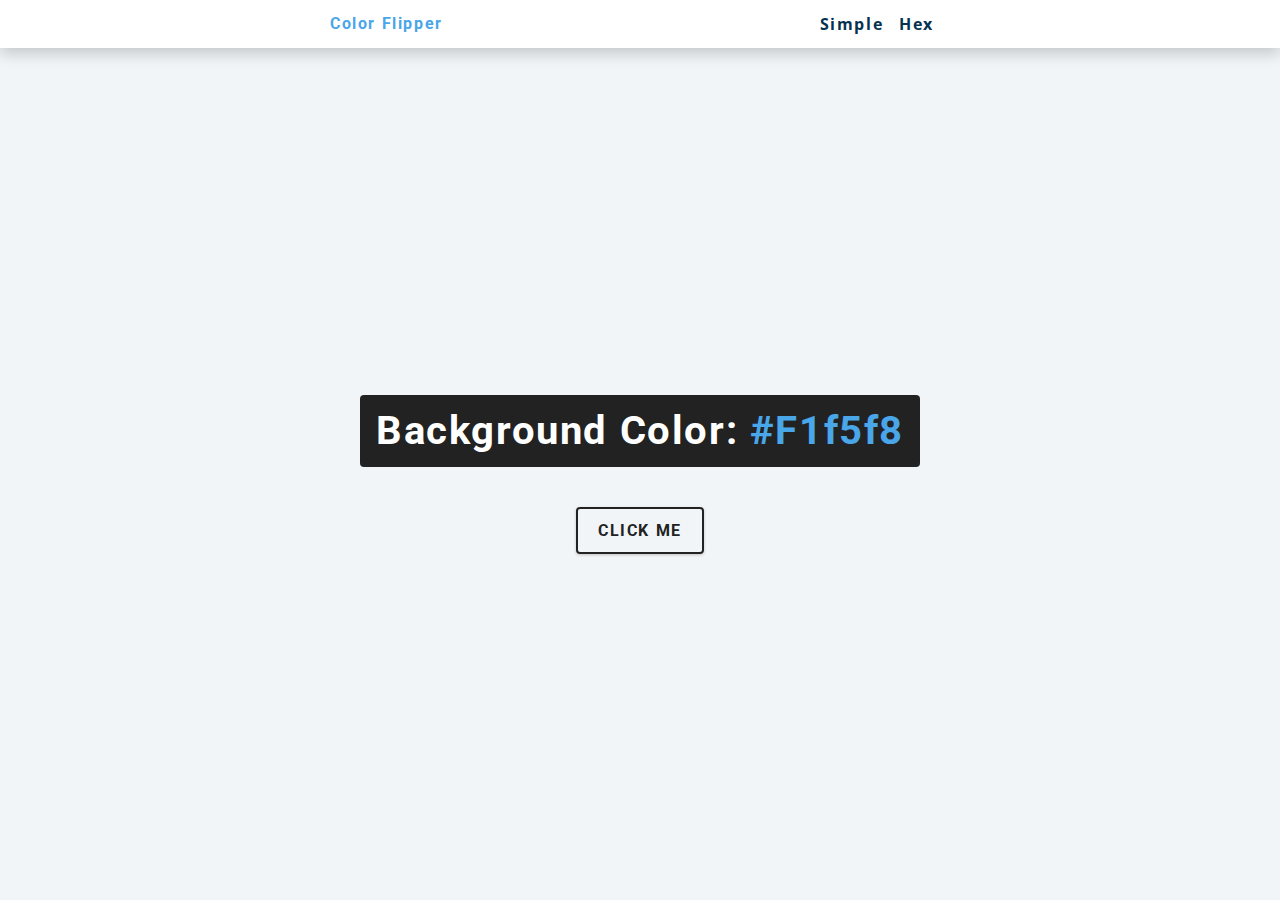
<file: Color flipper/index.html>
<!DOCTYPE html>
<html lang="en">
  <head>
    <meta charset="UTF-8" />
    <meta name="viewport" content="width=device-width, initial-scale=1.0" />
    <title>Color Flipper || Simple</title>

    <!-- styles -->
    <link rel="stylesheet" href="styles.css" />
  </head>
  <body>
    <nav>
      <div class="nav-center">
        <h4>Color Flipper</h4>
        <ul class="nav-links">
          <li>
            <a href="index.html">simple</a>
          </li>
          <li>
            <a href="hex.html">hex</a>
          </li>
        </ul>
      </div>
    </nav>
    <main>
      <div class="container">
        <h2>background color: <span class="color"> #f1f5f8 </span></h2>
        <button class="btn btn-hero" id="btn">click me</button>
      </div>
    </main>

    <!-- javascript -->
    <script src="app.js"></script>
  </body>
</html>
</file>
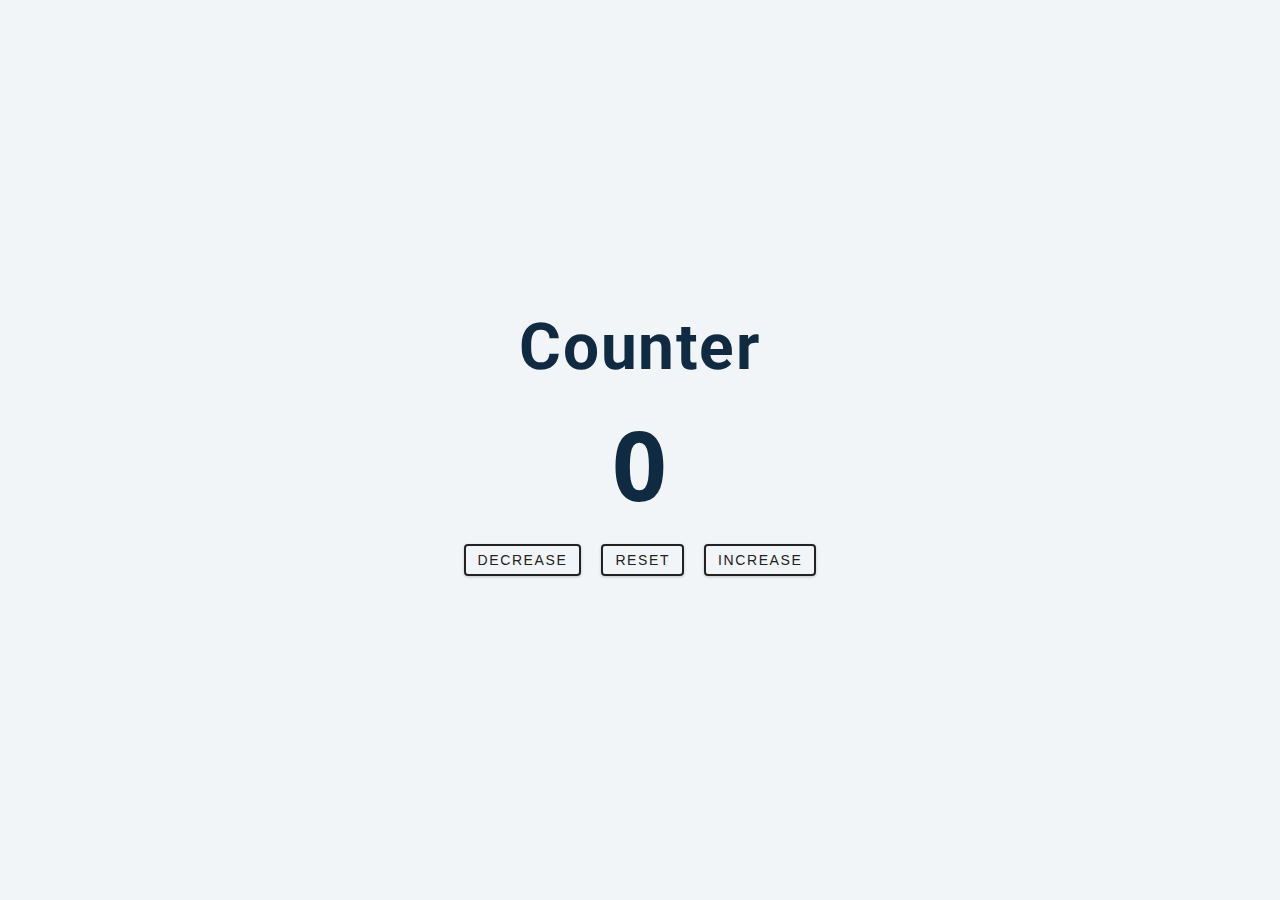
<file: counter/index.html>
<!DOCTYPE html>
<html lang="en">
  <head>
    <meta charset="UTF-8" />
    <meta name="viewport" content="width=device-width, initial-scale=1.0" />
    <title>Counter</title>

    <!-- styles -->
    <link rel="stylesheet" href="styles.css" />
  </head>
  <body>
    <main>
      <div class="container">
        <h1>counter</h1>
        <span id="value">0</span>
        <div class="button-container">
          <button class="btn decrease">decrease</button>
          <button class="btn reset">reset</button>
          <button class="btn increase">increase</button>
        </div>
      </div>
    </main>
    <!-- javascript -->
    <script src="app.js"></script>
  </body>
</html>
</file>
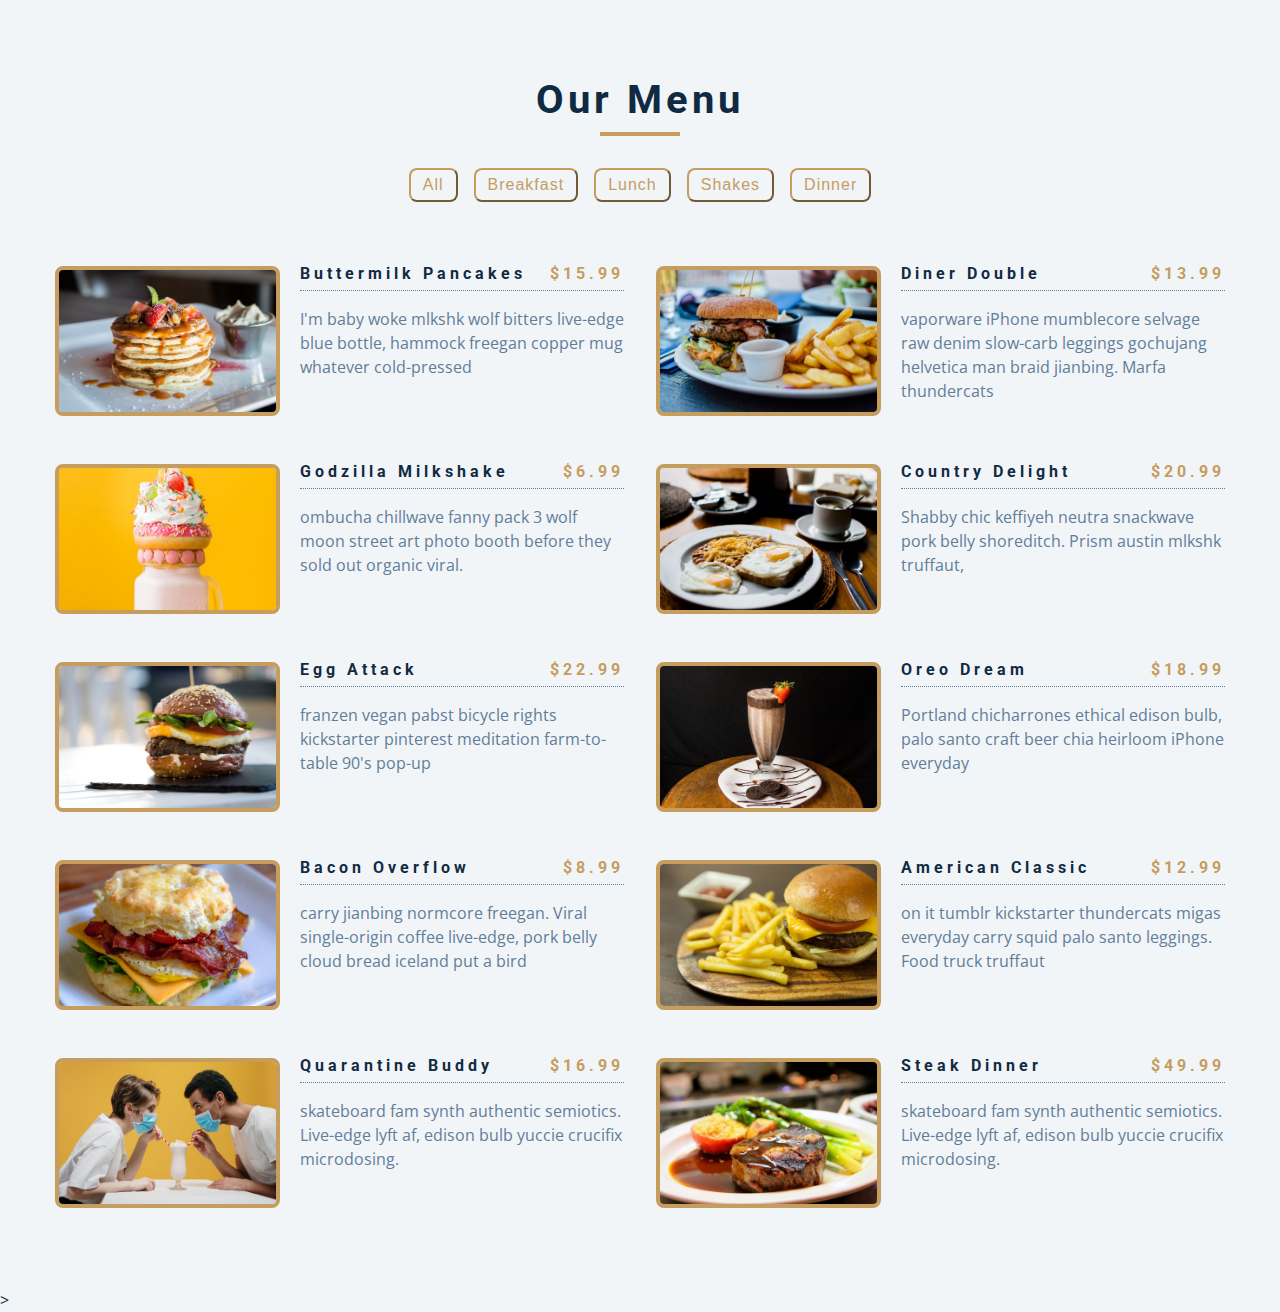
<file: menu/index.html>
<!DOCTYPE html>
<html lang="en">
  <head>
    <meta charset="UTF-8" />
    <meta name="viewport" content="width=device-width, initial-scale=1.0" />
    <title>Starter</title>
    <!-- font-awesome -->
    <link
      rel="stylesheet"
      href="https://cdnjs.cloudflare.com/ajax/libs/font-awesome/5.14.0/css/all.min.css"
    />
    <!-- styles -->
    <link rel="stylesheet" href="styles.css" />
  </head>
  <body>
    <section class="menu">
      <!-- title -->
      <div class="title">
        <h2>our menu</h2>
        <div class="underline"></div>
      </div>
      <!-- filter buttons -->
      <div class="btn-container">
        <!-- <button class="filter-btn" type="button" data-id="all">all</button>
        <button class="filter-btn" type="button" data-id="breakfast">
          breakfast
        </button>
        <button class="filter-btn" type="button" data-id="lunch">lunch</button>
        <button class="filter-btn" type="button" data-id="shakes">
          shakes
        </button> -->
      </div>
      <!--menu items -->
      <div class="section-center"></div>
      <!-- single item -->
      <!-- <article class="menu-item">
        <img src="menu-item.jpeg" class="photo" alt="menu item" />
        <div class="item-info">
          <header>
            <h4>buttermilk pancakes</h4>
            <h4 class="price">$15</h4>
          </header>
          <p class="item-text">
            Lorem ipsum dolor sit amet consectetur adipisicing elit. Vero
            impedit, quidem quis id quo magni aliquam ipsum maiores natus.
            Numquam.
          </p>
        </div>
      </article> -->
      <!-- end of single item -->
    </section>
    >
    <!-- javascript -->
    <script src="app.js"></script>
  </body>
</html>
</file>
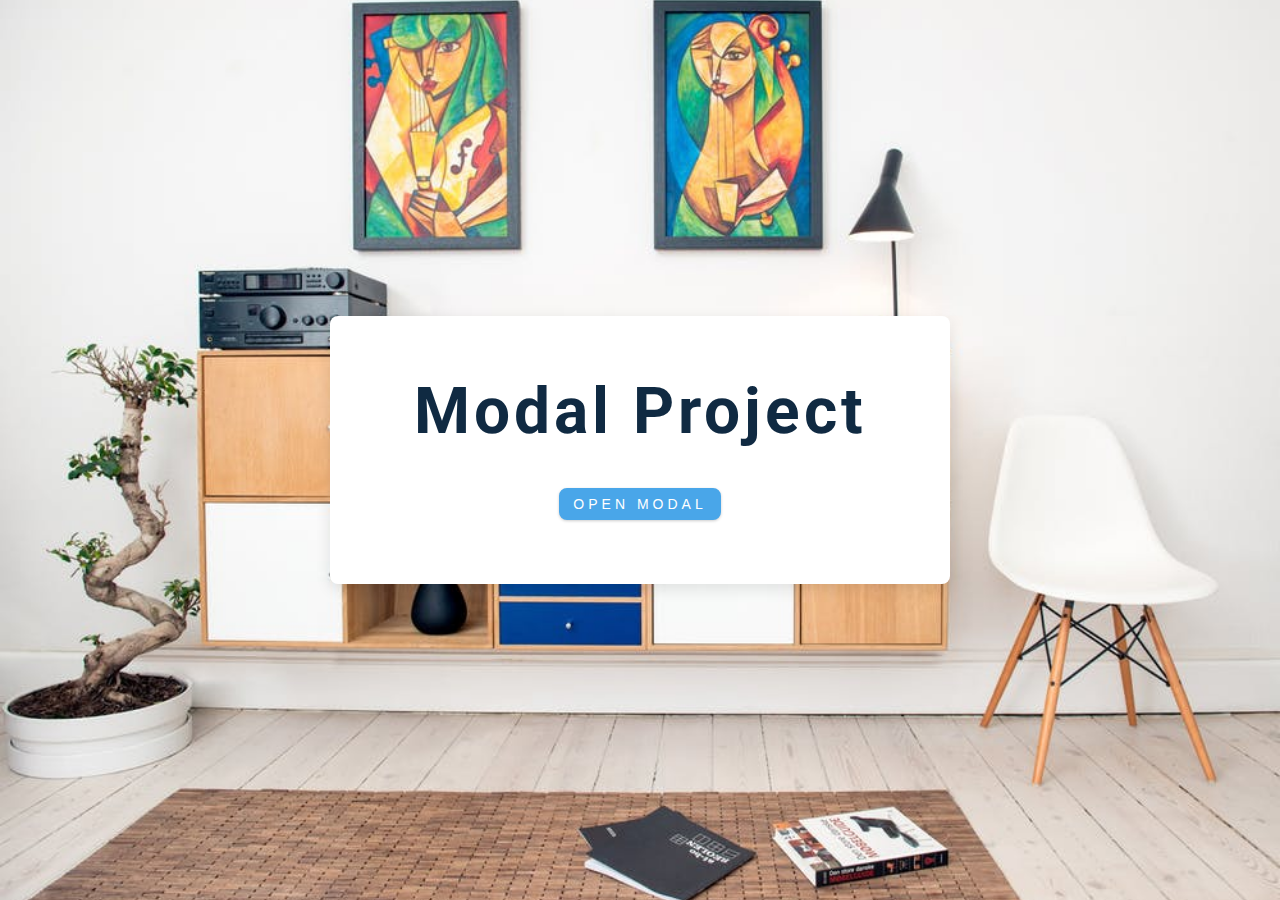
<file: modal/index.html>
<!DOCTYPE html>
<html lang="en">
  <head>
    <meta charset="UTF-8" />
    <meta name="viewport" content="width=device-width, initial-scale=1.0" />
    <title>Modal</title>
    <!-- font-awesome -->
    <link
      rel="stylesheet"
      href="https://cdnjs.cloudflare.com/ajax/libs/font-awesome/5.14.0/css/all.min.css"
    />
    <!-- styles -->
    <link rel="stylesheet" href="styles.css" />
  </head>
  <body>
    <!-- hero -->
    <header class="hero">
      <div class="banner">
        <h1>modal project</h1>
        <button class="btn modal-btn">open modal</button>
      </div>
    </header>
    <!-- end of hero -->
    <!-- modal -->
    <div class="modal-overlay">
      <div class="modal-container">
        <h3>modal content</h3>
        <button class="close-btn">
          <i-fas class="fa-times"></i-fas>
        </button>
      </div>
    </div>
    <!-- javascript -->
    <script src="app.js"></script>
  </body>
</html>
</file>
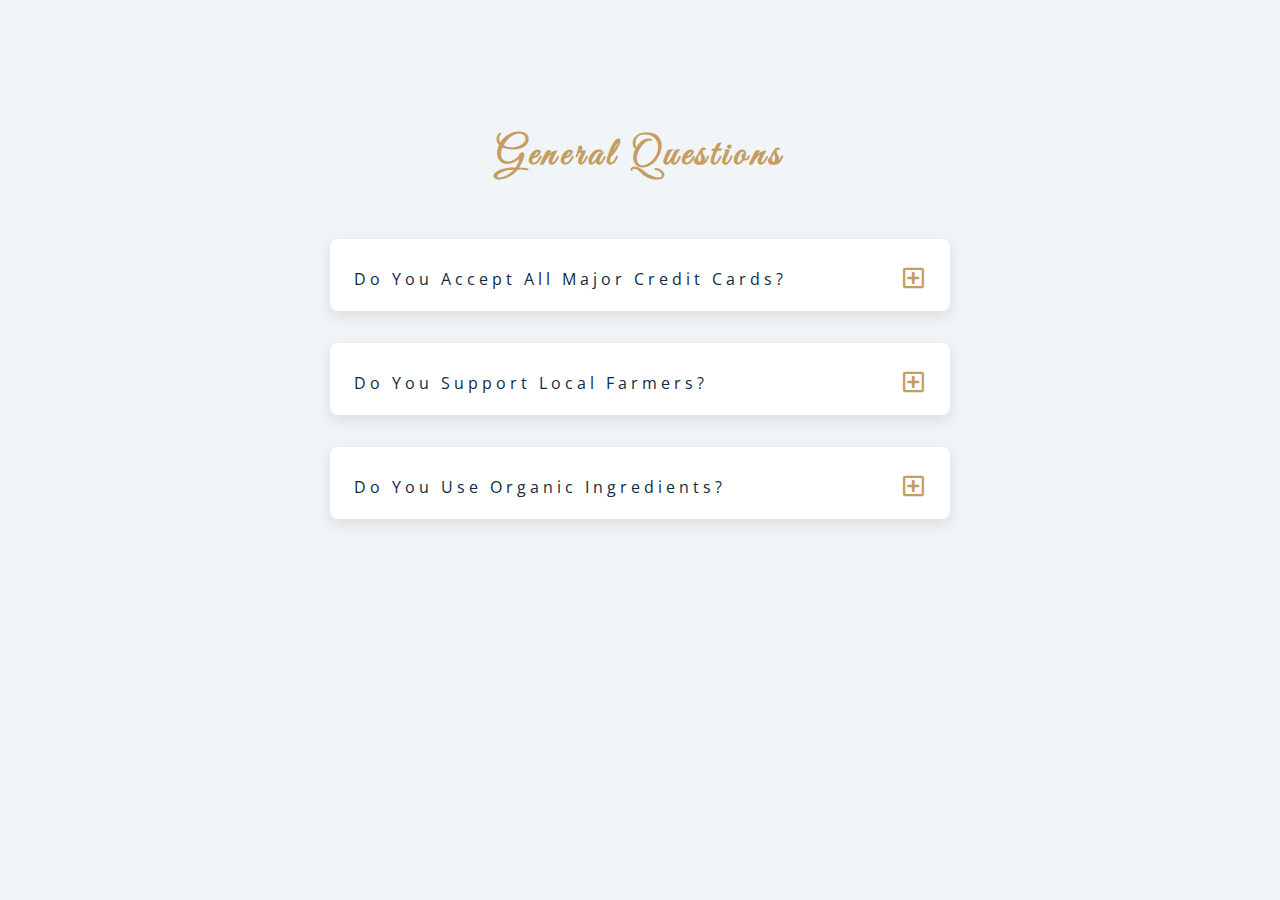
<file: questions/index.html>
<!DOCTYPE html>
<html lang="en">
  <head>
    <meta charset="UTF-8" />
    <meta name="viewport" content="width=device-width, initial-scale=1.0" />
    <title>Q & A</title>
    <!-- font-awesome -->
    <link
      rel="stylesheet"
      href="https://cdnjs.cloudflare.com/ajax/libs/font-awesome/5.14.0/css/all.min.css"
    />
    <!-- extra fonts -->
    <link
      href="https://fonts.googleapis.com/css?family=Great+Vibes&display=swap"
      rel="stylesheet"
    />
    <!-- styles -->
    <link rel="stylesheet" href="styles.css" />
  </head>
  <body>
    <section class="questions">
      <!-- title -->

      <div class="title">
        <h2>general questions</h2>
      </div>
      <!-- questions -->
      <div class="section-center">
        <!-- single question -->
        <article class="question">
          <!-- question title -->
          <div class="question-title">
            <p>do you accept all major credit cards?</p>
            <button type="button" class="question-btn">
              <span class="plus-icon">
                <i class="far fa-plus-square"></i>
              </span>
              <span class="minus-icon">
                <i class="far fa-minus-square"></i>
              </span>
            </button>
          </div>
          <!-- question text -->
          <div class="question-text">
            <p>
              Lorem ipsum dolor sit, amet consectetur adipisicing elit.
              Consequatur sapiente laudantium vero incidunt explicabo cupiditate
              totam odit et harum nobis?
            </p>
          </div>
        </article>
        <!-- end single question -->
        <article class="question">
          <!-- question title -->
          <div class="question-title">
            <p>Do you support local farmers?</p>
            <button type="button" class="question-btn">
              <span class="plus-icon">
                <i class="far fa-plus-square"></i>
              </span>
              <span class="minus-icon">
                <i class="far fa-minus-square"></i>
              </span>
            </button>
          </div>
          <!-- question text -->
          <div class="question-text">
            <p>
              Lorem ipsum dolor sit, amet consectetur adipisicing elit.
              Consequatur sapiente laudantium vero incidunt explicabo cupiditate
              totam odit et harum nobis?
            </p>
          </div>
        </article>
        <article class="question">
          <!-- question title -->
          <div class="question-title">
            <p>Do you use organic ingredients?</p>
            <button type="button" class="question-btn">
              <span class="plus-icon">
                <i class="far fa-plus-square"></i>
              </span>
              <span class="minus-icon">
                <i class="far fa-minus-square"></i>
              </span>
            </button>
          </div>
          <!-- question text -->
          <div class="question-text">
            <p>
              Lorem ipsum dolor sit, amet consectetur adipisicing elit.
              Consequatur sapiente laudantium vero incidunt explicabo cupiditate
              totam odit et harum nobis?
            </p>
          </div>
        </article>
      </div>
    </section>

    <!-- javascript -->
    <script src="app.js"></script>
  </body>
</html>
</file>
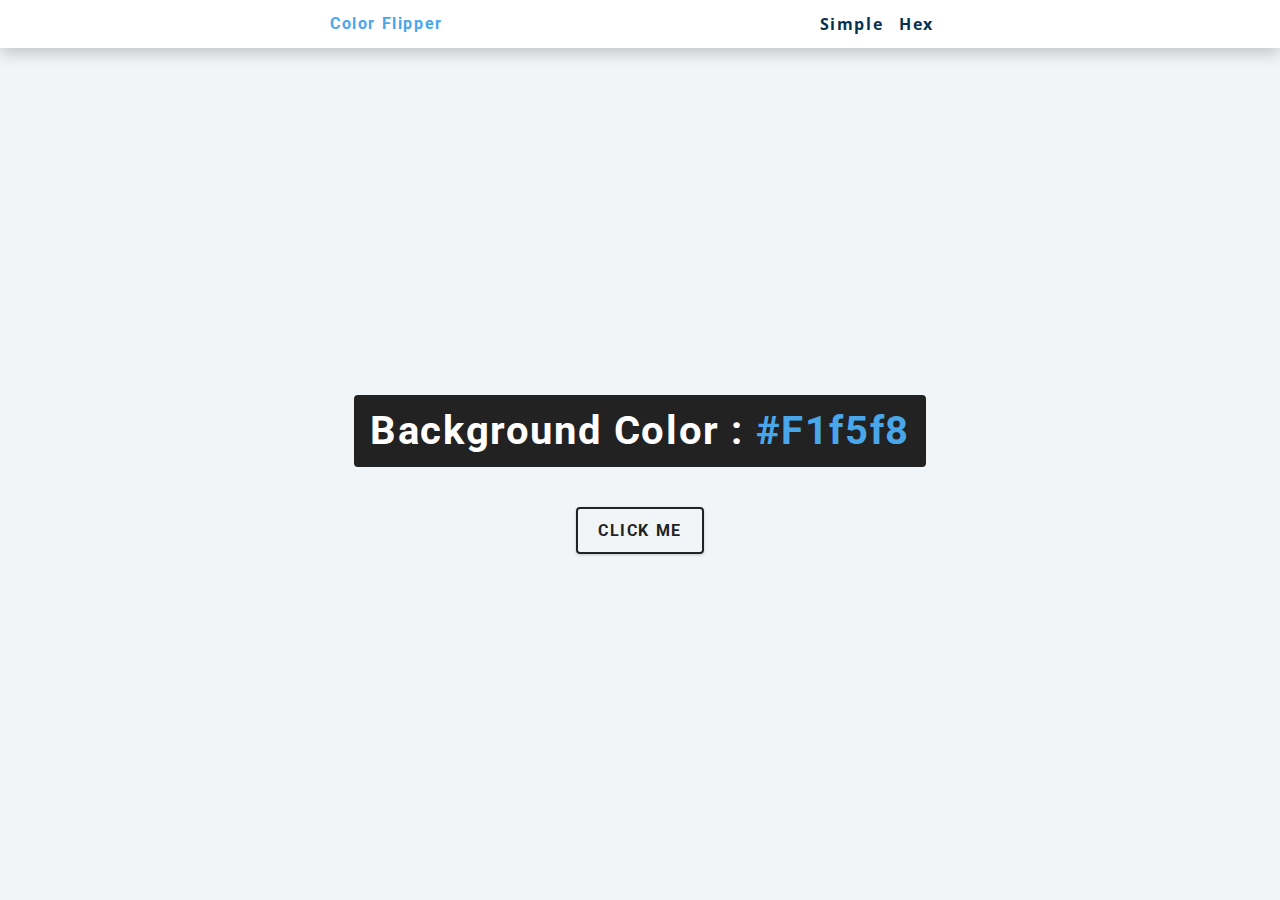
<file: Color flipper/hex.html>
<!DOCTYPE html>
<html lang="en">
  <head>
    <meta charset="UTF-8" />
    <meta name="viewport" content="width=device-width, initial-scale=1.0" />
    <title>Color Flipper || Simple</title>

    <!-- styles -->
    <link rel="stylesheet" href="styles.css" />
  </head>

  <body>
    <nav>
      <div class="nav-center">
        <h4>color flipper</h4>
        <ul class="nav-links">
          <li><a href="index.html">simple</a></li>
          <li><a href="hex.html">hex</a></li>
        </ul>
      </div>
    </nav>
    <main>
      <div class="container">
        <h2>background color : <span class="color">#f1f5f8</span></h2>
        <button class="btn btn-hero" id="btn">click me</button>
      </div>
    </main>
    <!-- javascript -->
    <script src="hex.js"></script>
  </body>
</html>
</file>
<file: Color flipper/styles.css>
/*
=============== 
Fonts
===============
*/
@import url("https://fonts.googleapis.com/css?family=Open+Sans|Roboto:400,700&display=swap");

/*
=============== 
Variables
===============
*/

:root {
  /* dark shades of primary color*/
  --clr-primary-1: hsl(205, 86%, 17%);
  --clr-primary-2: hsl(205, 77%, 27%);
  --clr-primary-3: hsl(205, 72%, 37%);
  --clr-primary-4: hsl(205, 63%, 48%);
  /* primary/main color */
  --clr-primary-5: hsl(205, 78%, 60%);
  /* lighter shades of primary color */
  --clr-primary-6: hsl(205, 89%, 70%);
  --clr-primary-7: hsl(205, 90%, 76%);
  --clr-primary-8: hsl(205, 86%, 81%);
  --clr-primary-9: hsl(205, 90%, 88%);
  --clr-primary-10: hsl(205, 100%, 96%);
  /* darkest grey - used for headings */
  --clr-grey-1: hsl(209, 61%, 16%);
  --clr-grey-2: hsl(211, 39%, 23%);
  --clr-grey-3: hsl(209, 34%, 30%);
  --clr-grey-4: hsl(209, 28%, 39%);
  /* grey used for paragraphs */
  --clr-grey-5: hsl(210, 22%, 49%);
  --clr-grey-6: hsl(209, 23%, 60%);
  --clr-grey-7: hsl(211, 27%, 70%);
  --clr-grey-8: hsl(210, 31%, 80%);
  --clr-grey-9: hsl(212, 33%, 89%);
  --clr-grey-10: hsl(210, 36%, 96%);
  --clr-white: #fff;
  --clr-red-dark: hsl(360, 67%, 44%);
  --clr-red-light: hsl(360, 71%, 66%);
  --clr-green-dark: hsl(125, 67%, 44%);
  --clr-green-light: hsl(125, 71%, 66%);
  --clr-black: #222;
  --ff-primary: "Roboto", sans-serif;
  --ff-secondary: "Open Sans", sans-serif;
  --transition: all 0.3s linear;
  --spacing: 0.1rem;
  --radius: 0.25rem;
  --light-shadow: 0 5px 15px rgba(0, 0, 0, 0.1);
  --dark-shadow: 0 5px 15px rgba(0, 0, 0, 0.2);
  --max-width: 1170px;
  --fixed-width: 620px;
}
/*
=============== 
Global Styles
===============
*/

*,
::after,
::before {
  margin: 0;
  padding: 0;
  box-sizing: border-box;
}
body {
  font-family: var(--ff-secondary);
  background: var(--clr-grey-10);
  color: var(--clr-grey-1);
  line-height: 1.5;
  font-size: 0.875rem;
}
ul {
  list-style-type: none;
}
a {
  text-decoration: none;
}
h1,
h2,
h3,
h4 {
  letter-spacing: var(--spacing);
  text-transform: capitalize;
  line-height: 1.25;
  margin-bottom: 0.75rem;
  font-family: var(--ff-primary);
}
h1 {
  font-size: 3rem;
}
h2 {
  font-size: 2rem;
}
h3 {
  font-size: 1.25rem;
}
h4 {
  font-size: 0.875rem;
}
p {
  margin-bottom: 1.25rem;
  color: var(--clr-grey-5);
}
@media screen and (min-width: 800px) {
  h1 {
    font-size: 4rem;
  }
  h2 {
    font-size: 2.5rem;
  }
  h3 {
    font-size: 1.75rem;
  }
  h4 {
    font-size: 1rem;
  }
  body {
    font-size: 1rem;
  }
  h1,
  h2,
  h3,
  h4 {
    line-height: 1;
  }
}
/*  global classes */

/* section */
.section {
  padding: 5rem 0;
}

.section-center {
  width: 90vw;
  margin: 0 auto;
  max-width: 1170px;
}
@media screen and (min-width: 992px) {
  .section-center {
    width: 95vw;
  }
}
main {
  min-height: 100vh;
  display: grid;
  place-items: center;
}

/*
=============== 
Nav
===============
*/
nav {
  background: var(--clr-white);
  height: 3rem;
  display: grid;
  align-items: center;
  box-shadow: var(--dark-shadow);
}
.nav-center {
  width: 90vw;
  max-width: var(--fixed-width);
  margin: 0 auto;
  display: flex;
  align-items: center;
  justify-content: space-between;
}
.nav-center h4 {
  margin-bottom: 0;
  color: var(--clr-primary-5);
}
.nav-links {
  display: flex;
}
nav a {
  text-transform: capitalize;
  font-weight: 700;
  font-size: 1rem;
  color: var(--clr-primary-1);
  letter-spacing: var(--spacing);
  margin-right: 1rem;
}
nav a:hover {
  color: var(--clr-primary-5);
}
/*
=============== 
Container
===============
*/
main {
  min-height: calc(100vh - 3rem);
  display: grid;
  place-items: center;
}
.container {
  text-align: center;
}
.container h2 {
  background: var(--clr-black);
  color: var(--clr-white);
  padding: 1rem;
  border-radius: var(--radius);
  margin-bottom: 2.5rem;
}
.color {
  color: var(--clr-primary-5);
}
.btn-hero {
  font-family: var(--ff-primary);
  text-transform: uppercase;
  background: transparent;
  color: var(--clr-black);
  letter-spacing: var(--spacing);
  display: inline-block;
  font-weight: 700;
  transition: var(--transition);
  border: 2px solid var(--clr-black);
  cursor: pointer;
  box-shadow: 0 1px 3px rgba(0, 0, 0, 0.2);
  border-radius: var(--radius);
  font-size: 1rem;
  padding: 0.75rem 1.25rem;
}
.btn-hero:hover {
  color: var(--clr-white);
  background: var(--clr-black);
}
</file>
<file: counter/styles.css>
/*
=============== 
Fonts
===============
*/
@import url("https://fonts.googleapis.com/css?family=Open+Sans|Roboto:400,700&display=swap");

/*
=============== 
Variables
===============
*/

:root {
  /* dark shades of primary color*/
  --clr-primary-1: hsl(205, 86%, 17%);
  --clr-primary-2: hsl(205, 77%, 27%);
  --clr-primary-3: hsl(205, 72%, 37%);
  --clr-primary-4: hsl(205, 63%, 48%);
  /* primary/main color */
  --clr-primary-5: hsl(205, 78%, 60%);
  /* lighter shades of primary color */
  --clr-primary-6: hsl(205, 89%, 70%);
  --clr-primary-7: hsl(205, 90%, 76%);
  --clr-primary-8: hsl(205, 86%, 81%);
  --clr-primary-9: hsl(205, 90%, 88%);
  --clr-primary-10: hsl(205, 100%, 96%);
  /* darkest grey - used for headings */
  --clr-grey-1: hsl(209, 61%, 16%);
  --clr-grey-2: hsl(211, 39%, 23%);
  --clr-grey-3: hsl(209, 34%, 30%);
  --clr-grey-4: hsl(209, 28%, 39%);
  /* grey used for paragraphs */
  --clr-grey-5: hsl(210, 22%, 49%);
  --clr-grey-6: hsl(209, 23%, 60%);
  --clr-grey-7: hsl(211, 27%, 70%);
  --clr-grey-8: hsl(210, 31%, 80%);
  --clr-grey-9: hsl(212, 33%, 89%);
  --clr-grey-10: hsl(210, 36%, 96%);
  --clr-white: #fff;
  --clr-red-dark: hsl(360, 67%, 44%);
  --clr-red-light: hsl(360, 71%, 66%);
  --clr-green-dark: hsl(125, 67%, 44%);
  --clr-green-light: hsl(125, 71%, 66%);
  --clr-black: #222;
  --ff-primary: "Roboto", sans-serif;
  --ff-secondary: "Open Sans", sans-serif;
  --transition: all 0.3s linear;
  --spacing: 0.1rem;
  --radius: 0.25rem;
  --light-shadow: 0 5px 15px rgba(0, 0, 0, 0.1);
  --dark-shadow: 0 5px 15px rgba(0, 0, 0, 0.2);
  --max-width: 1170px;
  --fixed-width: 620px;
}
/*
=============== 
Global Styles
===============
*/

*,
::after,
::before {
  margin: 0;
  padding: 0;
  box-sizing: border-box;
}
body {
  font-family: var(--ff-secondary);
  background: var(--clr-grey-10);
  color: var(--clr-grey-1);
  line-height: 1.5;
  font-size: 0.875rem;
}
ul {
  list-style-type: none;
}
a {
  text-decoration: none;
}
h1,
h2,
h3,
h4 {
  letter-spacing: var(--spacing);
  text-transform: capitalize;
  line-height: 1.25;
  margin-bottom: 0.75rem;
  font-family: var(--ff-primary);
}
h1 {
  font-size: 3rem;
}
h2 {
  font-size: 2rem;
}
h3 {
  font-size: 1.25rem;
}
h4 {
  font-size: 0.875rem;
}
p {
  margin-bottom: 1.25rem;
  color: var(--clr-grey-5);
}
@media screen and (min-width: 800px) {
  h1 {
    font-size: 4rem;
  }
  h2 {
    font-size: 2.5rem;
  }
  h3 {
    font-size: 1.75rem;
  }
  h4 {
    font-size: 1rem;
  }
  body {
    font-size: 1rem;
  }
  h1,
  h2,
  h3,
  h4 {
    line-height: 1;
  }
}
/*  global classes */

/* section */
.section {
  padding: 5rem 0;
}

.section-center {
  width: 90vw;
  margin: 0 auto;
  max-width: 1170px;
}
@media screen and (min-width: 992px) {
  .section-center {
    width: 95vw;
  }
}
main {
  min-height: 100vh;
  display: grid;
  place-items: center;
}

/*
=============== 
Counter
===============
*/

main {
  min-height: 100vh;
  display: grid;
  place-items: center;
}
.container {
  text-align: center;
}
#value {
  font-size: 6rem;
  font-weight: bold;
}
.btn {
  text-transform: uppercase;
  background: transparent;
  color: var(--clr-black);
  padding: 0.375rem 0.75rem;
  letter-spacing: var(--spacing);
  display: inline-block;
  transition: var(--transition);
  font-size: 0.875rem;
  border: 2px solid var(--clr-black);
  cursor: pointer;
  box-shadow: 0 1px 3px rgba(0, 0, 0, 0.2);
  border-radius: var(--radius);
  margin: 0.5rem;
}
.btn:hover {
  color: var(--clr-white);
  background: var(--clr-black);
}
</file>
<file: menu/styles.css>
/*
=============== 
Fonts
===============
*/
@import url('https://fonts.googleapis.com/css?family=Open+Sans|Roboto:400,700&display=swap');

/*
=============== 
Variables
===============
*/

:root {
  /* dark shades of primary color*/
  --clr-primary-1: hsl(205, 86%, 17%);
  --clr-primary-2: hsl(205, 77%, 27%);
  --clr-primary-3: hsl(205, 72%, 37%);
  --clr-primary-4: hsl(205, 63%, 48%);
  /* primary/main color */
  --clr-primary-5: #49a6e9;
  /* lighter shades of primary color */
  --clr-primary-6: hsl(205, 89%, 70%);
  --clr-primary-7: hsl(205, 90%, 76%);
  --clr-primary-8: hsl(205, 86%, 81%);
  --clr-primary-9: hsl(205, 90%, 88%);
  --clr-primary-10: hsl(205, 100%, 96%);
  /* darkest grey - used for headings */
  --clr-grey-1: hsl(209, 61%, 16%);
  --clr-grey-2: hsl(211, 39%, 23%);
  --clr-grey-3: hsl(209, 34%, 30%);
  --clr-grey-4: hsl(209, 28%, 39%);
  /* grey used for paragraphs */
  --clr-grey-5: hsl(210, 22%, 49%);
  --clr-grey-6: hsl(209, 23%, 60%);
  --clr-grey-7: hsl(211, 27%, 70%);
  --clr-grey-8: hsl(210, 31%, 80%);
  --clr-grey-9: hsl(212, 33%, 89%);
  --clr-grey-10: hsl(210, 36%, 96%);
  --clr-white: #fff;
  --clr-red-dark: hsl(360, 67%, 44%);
  --clr-red-light: hsl(360, 71%, 66%);
  --clr-green-dark: hsl(125, 67%, 44%);
  --clr-green-light: hsl(125, 71%, 66%);
  --clr-gold: #c59d5f;
  --clr-black: #222;
  --ff-primary: 'Roboto', sans-serif;
  --ff-secondary: 'Open Sans', sans-serif;
  --transition: all 0.3s linear;
  --spacing: 0.25rem;
  --radius: 0.5rem;
  --light-shadow: 0 5px 15px rgba(0, 0, 0, 0.1);
  --dark-shadow: 0 5px 15px rgba(0, 0, 0, 0.2);
  --max-width: 1170px;
  --fixed-width: 620px;
}
/*
=============== 
Global Styles
===============
*/

*,
::after,
::before {
  margin: 0;
  padding: 0;
  box-sizing: border-box;
}
body {
  font-family: var(--ff-secondary);
  background: var(--clr-grey-10);
  color: var(--clr-grey-1);
  line-height: 1.5;
  font-size: 0.875rem;
}
ul {
  list-style-type: none;
}
a {
  text-decoration: none;
}
img:not(.logo) {
  width: 100%;
}
img {
  display: block;
}

h1,
h2,
h3,
h4 {
  letter-spacing: var(--spacing);
  text-transform: capitalize;
  line-height: 1.25;
  margin-bottom: 0.75rem;
  font-family: var(--ff-primary);
}
h1 {
  font-size: 3rem;
}
h2 {
  font-size: 2rem;
}
h3 {
  font-size: 1.25rem;
}
h4 {
  font-size: 0.875rem;
}
p {
  margin-bottom: 1.25rem;
  color: var(--clr-grey-5);
}
@media screen and (min-width: 800px) {
  h1 {
    font-size: 4rem;
  }
  h2 {
    font-size: 2.5rem;
  }
  h3 {
    font-size: 1.75rem;
  }
  h4 {
    font-size: 1rem;
  }
  body {
    font-size: 1rem;
  }
  h1,
  h2,
  h3,
  h4 {
    line-height: 1;
  }
}
/*  global classes */

.btn {
  text-transform: uppercase;
  background: transparent;
  color: var(--clr-black);
  padding: 0.375rem 0.75rem;
  letter-spacing: var(--spacing);
  display: inline-block;
  transition: var(--transition);
  font-size: 0.875rem;
  border: 2px solid var(--clr-black);
  cursor: pointer;
  box-shadow: 0 1px 3px rgba(0, 0, 0, 0.2);
  border-radius: var(--radius);
}
.btn:hover {
  color: var(--clr-white);
  background: var(--clr-black);
}
/* section */
.section {
  padding: 5rem 0;
}

main {
  min-height: 100vh;
  display: grid;
  place-items: center;
}
/*
=============== 
Menu
===============
*/

.menu {
  padding: 5rem 0;
}
.title {
  text-align: center;
  margin-bottom: 2rem;
}
.underline {
  width: 5rem;
  height: 0.25rem;
  background: var(--clr-gold);
  margin-left: auto;
  margin-right: auto;
}
.btn-container {
  margin-bottom: 4rem;
  display: flex;
  justify-content: center;
}
.filter-btn {
  background: transparent;
  border-color: var(--clr-gold);
  font-size: 1rem;
  text-transform: capitalize;
  margin: 0 0.5rem;
  letter-spacing: 1px;
  border-radius: var(--radius);
  padding: 0.375rem 0.75rem;
  color: var(--clr-gold);
  cursor: pointer;
  transition: var(--transition);
}
.filter-btn:hover {
  background: var(--clr-gold);
  color: var(--clr-white);
}
.section-center {
  width: 90vw;
  margin: 0 auto;
  max-width: 1170px;
  display: grid;
  gap: 3rem 2rem;
  justify-items: center;
}
.menu-item {
  display: grid;
  gap: 1rem 2rem;
  max-width: 25rem;
}
.photo {
  object-fit: cover;
  height: 200px;
  border: 0.25rem solid var(--clr-gold);
  border-radius: var(--radius);
}
.item-info header {
  display: flex;
  justify-content: space-between;
  border-bottom: 0.5px dotted var(--clr-grey-5);
}
.item-info h4 {
  margin-bottom: 0.5rem;
}
.price {
  color: var(--clr-gold);
}
.item-text {
  margin-bottom: 0;
  padding-top: 1rem;
}

@media screen and (min-width: 768px) {
  .menu-item {
    grid-template-columns: 225px 1fr;
    gap: 0 1.25rem;
    max-width: 40rem;
  }
  .photo {
    height: 175px;
  }
}
@media screen and (min-width: 1200px) {
  .section-center {
    width: 95vw;
    grid-template-columns: 1fr 1fr;
  }
  .photo {
    height: 150px;
  }
}
</file>
<file: modal/styles.css>
/*
=============== 
Fonts
===============
*/
@import url('https://fonts.googleapis.com/css?family=Open+Sans|Roboto:400,700&display=swap');

/*
=============== 
Variables
===============
*/

:root {
  /* dark shades of primary color*/
  --clr-primary-1: hsl(205, 86%, 17%);
  --clr-primary-2: hsl(205, 77%, 27%);
  --clr-primary-3: hsl(205, 72%, 37%);
  --clr-primary-4: hsl(205, 63%, 48%);
  /* primary/main color */
  --clr-primary-5: #49a6e9;
  /* --clr-primary-5: rgb(73, 166, 233); */
  /* lighter shades of primary color */
  --clr-primary-6: hsl(205, 89%, 70%);
  --clr-primary-7: hsl(205, 90%, 76%);
  --clr-primary-8: hsl(205, 86%, 81%);
  --clr-primary-9: hsl(205, 90%, 88%);
  --clr-primary-10: hsl(205, 100%, 96%);
  /* darkest grey - used for headings */
  --clr-grey-1: hsl(209, 61%, 16%);
  --clr-grey-2: hsl(211, 39%, 23%);
  --clr-grey-3: hsl(209, 34%, 30%);
  --clr-grey-4: hsl(209, 28%, 39%);
  /* grey used for paragraphs */
  --clr-grey-5: hsl(210, 22%, 49%);
  --clr-grey-6: hsl(209, 23%, 60%);
  --clr-grey-7: hsl(211, 27%, 70%);
  --clr-grey-8: hsl(210, 31%, 80%);
  --clr-grey-9: hsl(212, 33%, 89%);
  --clr-grey-10: hsl(210, 36%, 96%);
  --clr-white: #fff;
  --clr-red-dark: hsl(360, 67%, 44%);
  --clr-red-light: hsl(360, 71%, 66%);
  --clr-green-dark: hsl(125, 67%, 44%);
  --clr-green-light: hsl(125, 71%, 66%);
  --clr-black: #222;
  --ff-primary: 'Roboto', sans-serif;
  --ff-secondary: 'Open Sans', sans-serif;
  --transition: all 0.3s linear;
  --spacing: 0.25rem;
  --radius: 0.5rem;
  --light-shadow: 0 5px 15px rgba(0, 0, 0, 0.1);
  --dark-shadow: 0 5px 15px rgba(0, 0, 0, 0.2);
  --max-width: 1170px;
  --fixed-width: 620px;
}
/*
=============== 
Global Styles
===============
*/

*,
::after,
::before {
  margin: 0;
  padding: 0;
  box-sizing: border-box;
}
body {
  font-family: var(--ff-secondary);
  background: var(--clr-grey-10);
  color: var(--clr-grey-1);
  line-height: 1.5;
  font-size: 0.875rem;
}
ul {
  list-style-type: none;
}
a {
  text-decoration: none;
}
img:not(.logo) {
  width: 100%;
}
img {
  display: block;
}

h1,
h2,
h3,
h4 {
  letter-spacing: var(--spacing);
  text-transform: capitalize;
  line-height: 1.25;
  margin-bottom: 0.75rem;
  font-family: var(--ff-primary);
}
h1 {
  font-size: 3rem;
}
h2 {
  font-size: 2rem;
}
h3 {
  font-size: 1.25rem;
}
h4 {
  font-size: 0.875rem;
}
p {
  margin-bottom: 1.25rem;
  color: var(--clr-grey-5);
}
@media screen and (min-width: 800px) {
  h1 {
    font-size: 4rem;
  }
  h2 {
    font-size: 2.5rem;
  }
  h3 {
    font-size: 1.75rem;
  }
  h4 {
    font-size: 1rem;
  }
  body {
    font-size: 1rem;
  }
  h1,
  h2,
  h3,
  h4 {
    line-height: 1;
  }
}
/*  global classes */

.btn {
  text-transform: uppercase;
  background: transparent;
  color: var(--clr-black);
  padding: 0.375rem 0.75rem;
  letter-spacing: var(--spacing);
  display: inline-block;
  transition: var(--transition);
  font-size: 0.875rem;
  border: 2px solid var(--clr-black);
  cursor: pointer;
  box-shadow: 0 1px 3px rgba(0, 0, 0, 0.2);
  border-radius: var(--radius);
}
.btn:hover {
  color: var(--clr-white);
  background: var(--clr-black);
}
/* section */
.section {
  padding: 5rem 0;
}

.section-center {
  width: 90vw;
  margin: 0 auto;
  max-width: 1170px;
}
@media screen and (min-width: 992px) {
  .section-center {
    width: 95vw;
  }
}
main {
  min-height: 100vh;
  display: grid;
  place-items: center;
}
/*
=============== 
Modal
===============
*/
.hero {
  min-height: 100vh;
  background: url('./hero.jpeg') center/cover no-repeat;
  display: grid;
  place-items: center;
}
.banner {
  background: var(--clr-white);
  padding: 4rem 0;
  border-radius: var(--radius);
  box-shadow: var(--light-shadow);
  text-align: center;
  width: 90vw;
  max-width: var(--fixed-width);
}
.modal-btn {
  margin-top: 2rem;
  background: var(--clr-primary-5);
  border-color: var(--clr-primary-5);
  color: var(--clr-white);
}
.modal-btn:hover {
  background: transparent;
  color: var(--clr-primary-5);
}
.modal-overlay {
  position: fixed;
  top: 0;
  left: 0;
  width: 100%;
  height: 100%;
  background: rgba(73, 166, 233, 0.5);
  display: grid;
  place-items: center;
  transition: var(--transition);
  visibility: hidden;
  z-index: -10;
}
/* OPEN/CLOSE MODAL */
.open-modal {
  visibility: visible;
  z-index: 10;
  
}
.modal-container {
  background: var(--clr-white);
  border-radius: var(--radius);
  width: 90vw;
  height: 30vh;
  max-width: var(--fixed-width);
  text-align: center;
  display: grid;
  place-items: center;
  position: relative;
}
.close-btn {
  position: absolute;
  top: 1rem;
  right: 1rem;
  font-size: 2rem;
  background: transparent;
  border-color: transparent;
  color: var(--clr-red-dark);
  cursor: pointer;
  transition: var(--transition);
}
.close-btn:hover {
  color: var(--clr-red-light);
  transform: scale(1.3);
}
</file>
<file: questions/styles.css>
/*
=============== 
Fonts
===============
*/
@import url('https://fonts.googleapis.com/css?family=Open+Sans|Roboto:400,700&display=swap');

/*
=============== 
Variables
===============
*/

:root {
  /* dark shades of primary color*/
  --clr-primary-1: hsl(205, 86%, 17%);
  --clr-primary-2: hsl(205, 77%, 27%);
  --clr-primary-3: hsl(205, 72%, 37%);
  --clr-primary-4: hsl(205, 63%, 48%);
  /* primary/main color */
  --clr-primary-5: #49a6e9;
  /* lighter shades of primary color */
  --clr-primary-6: hsl(205, 89%, 70%);
  --clr-primary-7: hsl(205, 90%, 76%);
  --clr-primary-8: hsl(205, 86%, 81%);
  --clr-primary-9: hsl(205, 90%, 88%);
  --clr-primary-10: hsl(205, 100%, 96%);
  /* darkest grey - used for headings */
  --clr-grey-1: hsl(209, 61%, 16%);
  --clr-grey-2: hsl(211, 39%, 23%);
  --clr-grey-3: hsl(209, 34%, 30%);
  --clr-grey-4: hsl(209, 28%, 39%);
  /* grey used for paragraphs */
  --clr-grey-5: hsl(210, 22%, 49%);
  --clr-grey-6: hsl(209, 23%, 60%);
  --clr-grey-7: hsl(211, 27%, 70%);
  --clr-grey-8: hsl(210, 31%, 80%);
  --clr-grey-9: hsl(212, 33%, 89%);
  --clr-grey-10: hsl(210, 36%, 96%);
  --clr-white: #fff;
  --clr-red-dark: hsl(360, 67%, 44%);
  --clr-red-light: hsl(360, 71%, 66%);
  --clr-green-dark: hsl(125, 67%, 44%);
  --clr-green-light: hsl(125, 71%, 66%);
  --clr-gold: #c59d5f;
  --clr-black: #222;
  --ff-primary: 'Roboto', sans-serif;
  --ff-secondary: 'Open Sans', sans-serif;
  --transition: all 0.3s linear;
  --spacing: 0.25rem;
  --radius: 0.5rem;
  --light-shadow: 0 5px 15px rgba(0, 0, 0, 0.1);
  --dark-shadow: 0 5px 15px rgba(0, 0, 0, 0.2);
  --max-width: 1170px;
  --fixed-width: 620px;
}
/*
=============== 
Global Styles
===============
*/

*,
::after,
::before {
  margin: 0;
  padding: 0;
  box-sizing: border-box;
}
body {
  font-family: var(--ff-secondary);
  background: var(--clr-grey-10);
  color: var(--clr-grey-1);
  line-height: 1.5;
  font-size: 0.875rem;
}
ul {
  list-style-type: none;
}
a {
  text-decoration: none;
}
img:not(.logo) {
  width: 100%;
}
img {
  display: block;
}

h1,
h2,
h3,
h4 {
  letter-spacing: var(--spacing);
  text-transform: capitalize;
  line-height: 1.25;
  margin-bottom: 0.75rem;
  font-family: var(--ff-primary);
}
h1 {
  font-size: 3rem;
}
h2 {
  font-size: 2rem;
}
h3 {
  font-size: 1.25rem;
}
h4 {
  font-size: 0.875rem;
}
p {
  margin-bottom: 1.25rem;
  color: var(--clr-grey-5);
}
@media screen and (min-width: 800px) {
  h1 {
    font-size: 4rem;
  }
  h2 {
    font-size: 2.5rem;
  }
  h3 {
    font-size: 1.75rem;
  }
  h4 {
    font-size: 1rem;
  }
  body {
    font-size: 1rem;
  }
  h1,
  h2,
  h3,
  h4 {
    line-height: 1;
  }
}
/*  global classes */

.btn {
  text-transform: uppercase;
  background: transparent;
  color: var(--clr-black);
  padding: 0.375rem 0.75rem;
  letter-spacing: var(--spacing);
  display: inline-block;
  transition: var(--transition);
  font-size: 0.875rem;
  border: 2px solid var(--clr-black);
  cursor: pointer;
  box-shadow: 0 1px 3px rgba(0, 0, 0, 0.2);
  border-radius: var(--radius);
}
.btn:hover {
  color: var(--clr-white);
  background: var(--clr-black);
}
/* section */
.section {
  padding: 5rem 0;
}

.section-center {
  width: 90vw;
  margin: 0 auto;
  max-width: 1170px;
}
@media screen and (min-width: 992px) {
  .section-center {
    width: 95vw;
  }
}
main {
  min-height: 100vh;
  display: grid;
  place-items: center;
}
/*
=============== 
Questions
===============
*/
.title {
  margin-top: 15vh;
  margin-bottom: 4rem;
}
.title h2 {
  color: var(--clr-gold);
  font-family: 'Great Vibes', cursive;
  text-align: center;
}
.section-center {
  max-width: var(--fixed-width);
}
.question {
  background: var(--clr-white);
  border-radius: var(--radius);
  box-shadow: var(--light-shadow);
  padding: 1.5rem 1.5rem 0 1.5rem;
  margin-bottom: 2rem;
}
.question-title {
  display: flex;
  justify-content: space-between;
  align-items: center;
  text-transform: capitalize;
  padding-bottom: 1rem;
}
.question-title p {
  margin-bottom: 0;
  letter-spacing: var(--spacing);
  color: var(--clr-grey-1);
}
.question-btn {
  font-size: 1.5rem;
  background: transparent;
  border-color: transparent;
  cursor: pointer;
  color: var(--clr-gold);
  transition: var(--transition);
}
.question-btn:hover {
  transform: rotate(90deg);
}
.question-text {
  padding: 1rem 0 1.5rem 0;
  border-top: 1px solid rgba(0, 0, 0, 0.2);
}
.question-text p {
  margin-bottom: 0;
}

/* hide text */
.question-text {
  display: none;
}
.show-text .question-text {
  display: block;
}
.minus-icon {
  display: none;
}
.show-text .minus-icon {
  display: inline;
}
.show-text .plus-icon {
  display: none;
}
</file>
